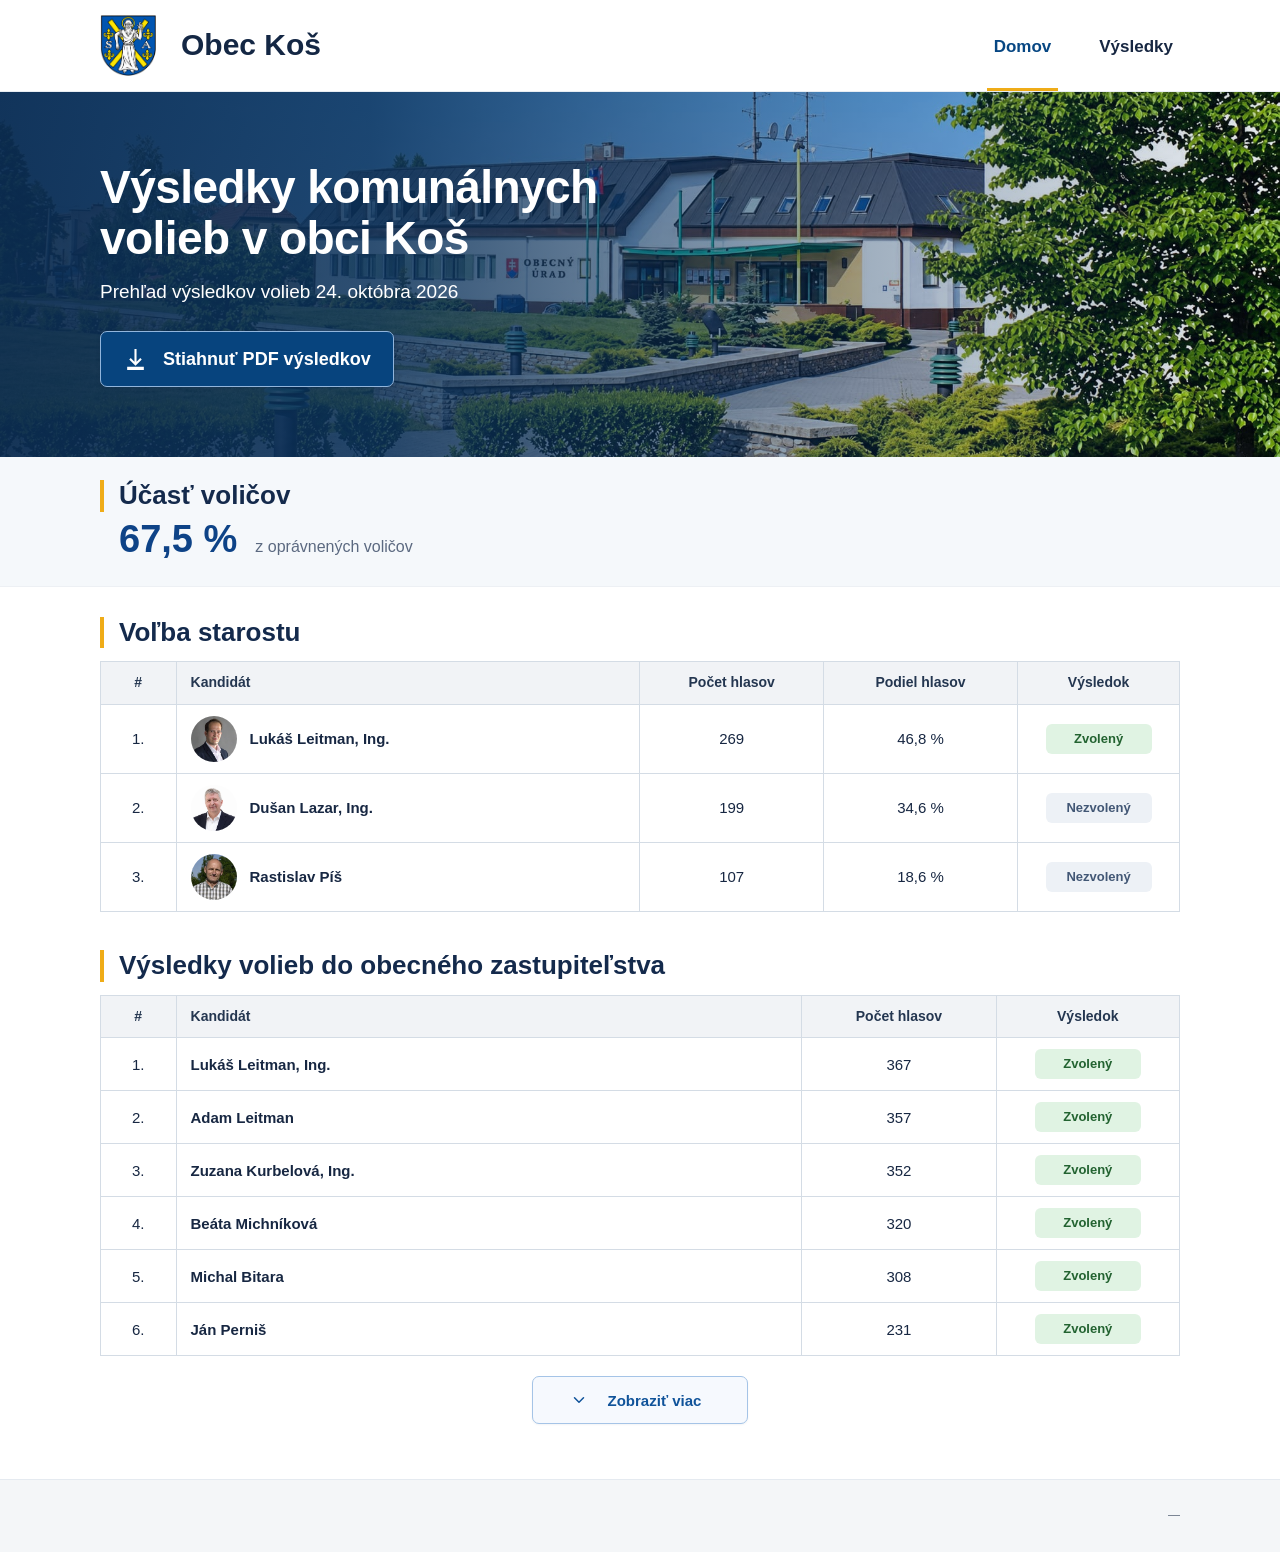
<file: index.html>
<!doctype html>
<html lang="sk">
<head>
  <meta charset="utf-8">
  <meta name="viewport" content="width=device-width, initial-scale=1">
  <meta name="theme-color" content="#123b65">
  <meta name="description" content="Komunálne voľby v obci Koš – výsledky volieb starostu a obecného zastupiteľstva.">
  <title>Komunálne voľby 2026 | Obec Koš</title>
  <link rel="icon" type="image/png" href="assets/favicon.png?v=2">
  <link rel="stylesheet" href="style.css">
  <script src="data.js" defer></script>
  <script src="script.js" defer></script>
  <script src="pdf.js" defer></script>
</head>
<body data-page="home">
  <header class="site-header">
    <div class="container header-inner">
      <a class="brand" href="index.html" aria-label="Obec Koš – domov">
        <img class="crest" src="assets/erb-kos.png" alt="Erb obce Koš" width="64" height="62">
        <span>Obec Koš</span>
      </a>
      <button class="menu-button" id="menu-button" type="button" aria-label="Otvoriť navigáciu" aria-controls="navigation" aria-expanded="false">
        <svg aria-hidden="true" viewBox="0 0 24 24" width="23" height="23" fill="none" stroke="currentColor" stroke-width="2" stroke-linecap="round"><path d="M4 6h16M4 12h16M4 18h16"/></svg>
      </button>
      <nav class="navigation" id="navigation" aria-label="Hlavná navigácia">
        <a class="current" aria-current="page" href="index.html">Domov</a>
        <a href="vysledky.html">Výsledky</a>
      </nav>
    </div>
  </header>

  <main>
    <section class="hero">
      <div class="container hero-inner">
        <h1>Výsledky komunálnych volieb v obci Koš</h1>
        <p>Prehľad výsledkov volieb 24. októbra 2026</p>
        <button class="download-button" id="pdf-download" type="button" aria-label="Stiahnuť aktuálne PDF výsledkov volieb">
          <svg aria-hidden="true" viewBox="0 0 24 24" width="25" height="25" fill="currentColor"><path d="M11 2h2v12.17l3.59-3.58L18 12l-6 6-6-6 1.41-1.41L11 14.17V2ZM4 19h16v3H4v-3Z"/></svg>
          <span>Stiahnuť PDF výsledkov</span>
        </button>
      </div>
    </section>

    <section class="turnout-band" aria-labelledby="turnout-heading">
      <div class="container turnout-inner">
        <h2 id="turnout-heading" class="heading">Účasť voličov</h2>
        <div class="turnout-value"><strong id="turnout-value">—</strong><span>z oprávnených voličov</span></div>
      </div>
    </section>

    <div class="container sections">
      <section class="election-section" aria-labelledby="mayor-heading">
        <h2 id="mayor-heading" class="heading">Voľba starostu</h2>
        <div class="table-wrap">
          <table class="data-table mayor-table">
            <thead><tr><th scope="col">#</th><th scope="col">Kandidát</th><th scope="col">Počet hlasov</th><th scope="col">Podiel hlasov</th><th scope="col">Výsledok</th></tr></thead>
            <tbody id="mayor-body"><tr><td colspan="5">Načítavam údaje…</td></tr></tbody>
          </table>
        </div>
      </section>

      <section class="election-section" aria-labelledby="council-heading">
        <h2 id="council-heading" class="heading">Výsledky volieb do obecného zastupiteľstva</h2>
        <div class="table-wrap">
          <table class="data-table council-table">
            <thead><tr><th scope="col">#</th><th scope="col">Kandidát</th><th scope="col">Počet hlasov</th><th scope="col">Výsledok</th></tr></thead>
            <tbody id="council-body"><tr><td colspan="4">Načítavam údaje…</td></tr></tbody>
          </table>
        </div>
        <button class="more-button" id="show-more" type="button" aria-expanded="false" aria-controls="council-body" hidden>
          <svg viewBox="0 0 24 24" width="17" height="17" fill="none" stroke="currentColor" stroke-width="2" stroke-linecap="round" stroke-linejoin="round" aria-hidden="true"><path d="m6 9 6 6 6-6"/></svg>
          <span>Zobraziť viac</span>
        </button>
      </section>
    </div>
  </main>
  <footer class="site-footer"><div class="container footer-inner"><span id="view-counter" aria-label="Počet otvorení webovej stránky"></span></div></footer>
</body>
</html>
</file>
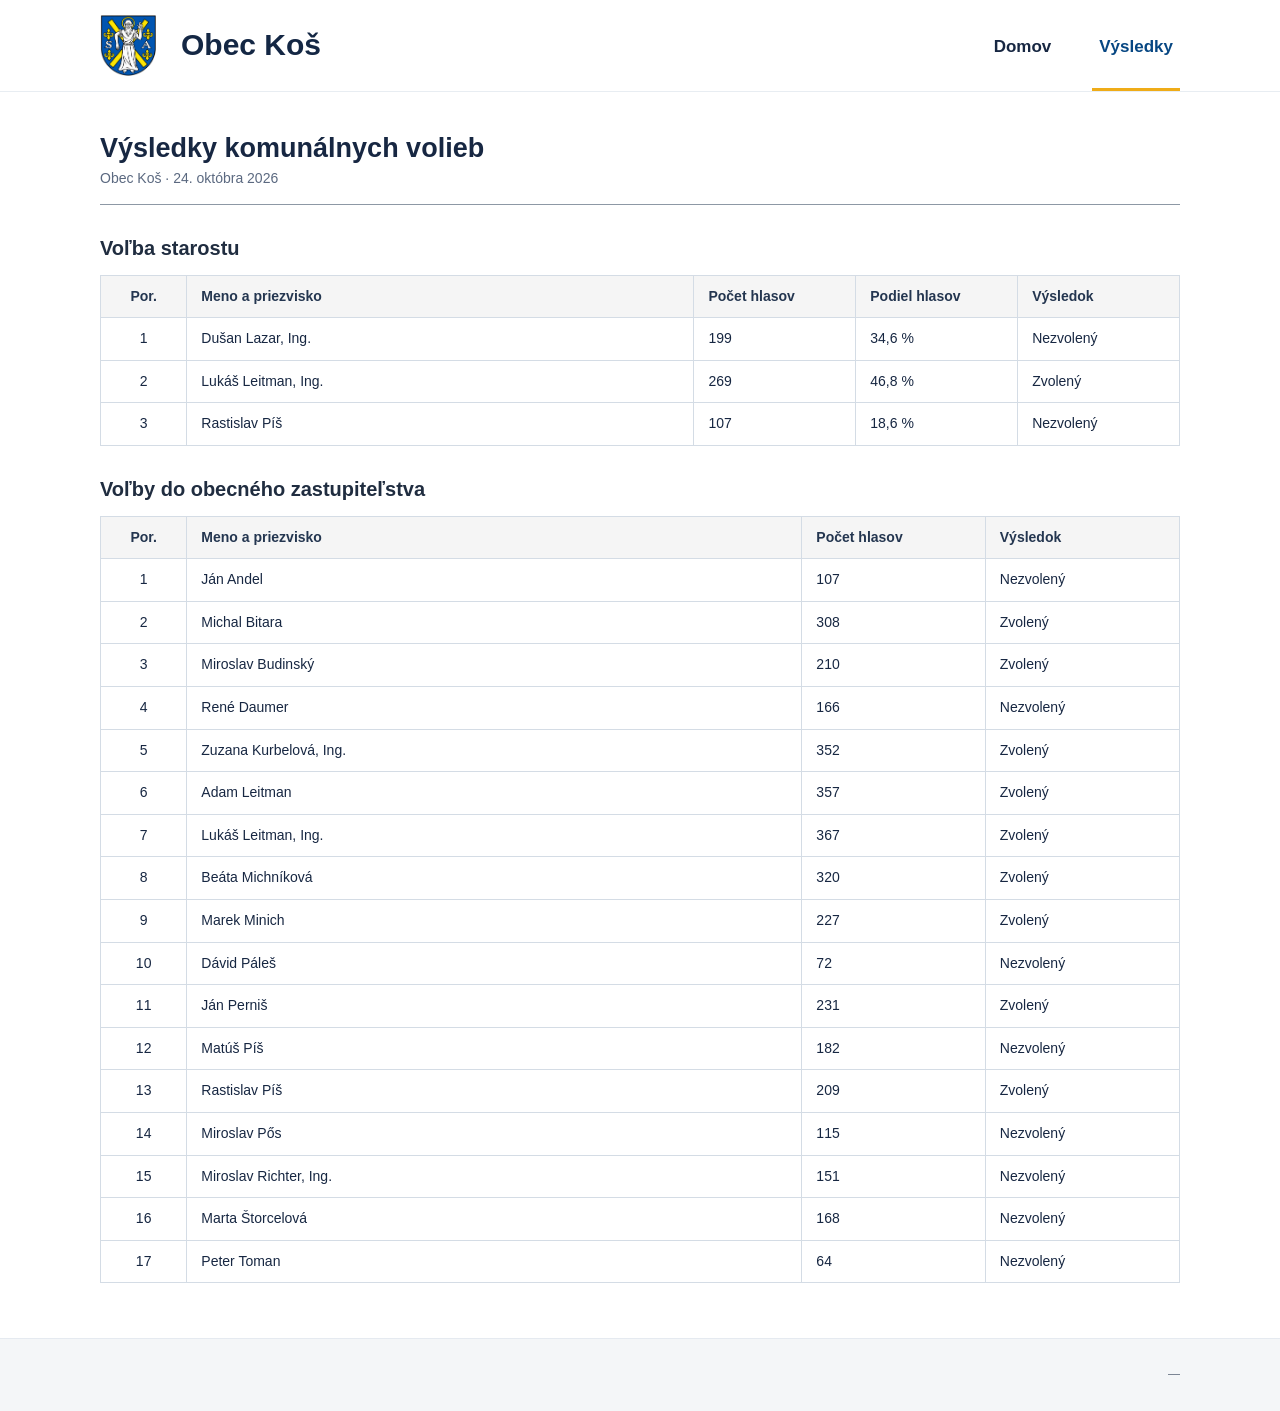
<file: vysledky.html>
<!doctype html>
<html lang="sk">
<head>
  <meta charset="utf-8">
  <meta name="viewport" content="width=device-width, initial-scale=1">
  <meta name="theme-color" content="#123b65">
  <meta name="description" content="Tabuľkový prehľad výsledkov komunálnych volieb v obci Koš.">
  <title>Výsledky volieb | Obec Koš</title>
  <link rel="icon" type="image/png" href="assets/favicon.png?v=2">
  <link rel="stylesheet" href="style.css">
  <script src="data.js" defer></script>
  <script src="script.js" defer></script>
</head>
<body data-page="results">
  <header class="site-header">
    <div class="container header-inner">
      <a class="brand" href="index.html" aria-label="Obec Koš – domov">
        <img class="crest" src="assets/erb-kos.png" alt="Erb obce Koš" width="64" height="62">
        <span>Obec Koš</span>
      </a>
      <button class="menu-button" id="menu-button" type="button" aria-label="Otvoriť navigáciu" aria-controls="navigation" aria-expanded="false">
        <svg aria-hidden="true" viewBox="0 0 24 24" width="23" height="23" fill="none" stroke="currentColor" stroke-width="2" stroke-linecap="round"><path d="M4 6h16M4 12h16M4 18h16"/></svg>
      </button>
      <nav class="navigation" id="navigation" aria-label="Hlavná navigácia">
        <a href="index.html">Domov</a>
        <a class="current" aria-current="page" href="vysledky.html">Výsledky</a>
      </nav>
    </div>
  </header>

  <main class="document container">
    <div class="document-top"><h1>Výsledky komunálnych volieb</h1><p>Obec Koš · 24. októbra 2026</p></div>
    <section class="document-section" aria-labelledby="mayor-heading">
      <h2 id="mayor-heading">Voľba starostu</h2>
      <div class="table-wrap">
        <table class="data-table plain-table">
          <thead><tr><th scope="col">Por.</th><th scope="col">Meno a priezvisko</th><th scope="col">Počet hlasov</th><th scope="col">Podiel hlasov</th><th scope="col">Výsledok</th></tr></thead>
          <tbody id="document-mayor"><tr><td colspan="5">Načítavam údaje…</td></tr></tbody>
        </table>
      </div>
    </section>
    <section class="document-section" aria-labelledby="council-heading">
      <h2 id="council-heading">Voľby do obecného zastupiteľstva</h2>
      <div class="table-wrap">
        <table class="data-table plain-table plain-council">
          <thead><tr><th scope="col">Por.</th><th scope="col">Meno a priezvisko</th><th scope="col">Počet hlasov</th><th scope="col">Výsledok</th></tr></thead>
          <tbody id="document-council"><tr><td colspan="4">Načítavam údaje…</td></tr></tbody>
        </table>
      </div>
    </section>
  </main>
  <footer class="site-footer"><div class="container footer-inner"><span id="view-counter" aria-label="Počet otvorení webovej stránky"></span></div></footer>
</body>
</html>
</file>
<file: style.css>
:root {
  --ink: #172742;
  --navy: #123b65;
  --blue: #074783;
  --gold: #efac18;
  --muted: #5b6980;
  --line: #d4dce5;
  --paper: #fff;
}
* { box-sizing: border-box; }
html { -webkit-text-size-adjust: 100%; text-size-adjust: 100%; }
body { margin: 0; background: #fff; color: var(--ink); font: 16px/1.48 "Aptos", "Segoe UI", Tahoma, Arial, sans-serif; }
button, a { -webkit-tap-highlight-color: transparent; }
button { font: inherit; }
a { color: inherit; }
a:focus-visible, button:focus-visible { outline: 3px solid var(--gold); outline-offset: 3px; }
.container { width: min(calc(100% - 48px), 1080px); margin-inline: auto; }

.site-header { position: relative; z-index: 10; background: white; border-bottom: 1px solid #e8edf2; }
.header-inner { display: flex; align-items: center; justify-content: space-between; min-height: 91px; gap: 20px; }
.brand { display: inline-flex; align-items: center; gap: 19px; min-width: 0; color: #142744; font-size: 30px; font-weight: 700; text-decoration: none; white-space: nowrap; }
.crest { display: block; width: 62px; height: auto; aspect-ratio: 558 / 543; object-fit: contain; flex: none; }
.navigation { display: flex; align-items: stretch; align-self: stretch; gap: 34px; }
.navigation a { display: inline-flex; align-items: center; padding: 5px 7px 0; border-bottom: 3px solid transparent; font-size: 17px; font-weight: 600; text-decoration: none; }
.navigation a:hover { color: var(--blue); }
.navigation .current { border-bottom-color: var(--gold); color: var(--blue); }
.menu-button { display: none; }

.hero { background: linear-gradient(90deg, rgba(11,44,81,.94) 0%, rgba(11,50,91,.86) 29%, rgba(8,48,90,.38) 68%, rgba(8,48,90,.08) 100%), url('assets/obecny-urad.jpg') center 51% / cover no-repeat; }
.hero-inner { display: flex; flex-direction: column; align-items: flex-start; justify-content: center; min-height: 365px; padding-block: 38px; }
.hero h1 { max-width: 620px; margin: 0; font-size: clamp(33px, 3.6vw, 47px); line-height: 1.12; font-weight: 700; letter-spacing: -.6px; color: #fff; text-wrap: balance; }
.hero p { margin: 13px 0 25px; color: #fff; font-size: 19px; }
.download-button { display: inline-flex; align-items: center; justify-content: center; gap: 15px; min-height: 56px; cursor: pointer; font-family: inherit; padding: 11px 22px; color: white; text-decoration: none; font-size: 18px; font-weight: 600; background: #07447e; border: 1px solid #91b5dc; border-radius: 7px; box-shadow: 0 1px 4px rgba(3,23,54,.12); transition: background-color .15s ease, border-color .15s ease; }
.download-button svg { flex: none; }
.download-button:hover { background: #053767; border-color: #d6e6f4; }
.download-button:active { background: #022a50; }

.turnout-band { background: #f5f8fb; border-bottom: 1px solid #edf0f4; }
.turnout-inner { padding-block: 23px 25px; }
.heading { margin: 0 0 13px; padding-left: 15px; border-left: 4px solid var(--gold); color: #142a4c; font-size: 26px; line-height: 1.22; font-weight: 700; }
.turnout-inner .heading { margin-bottom: 7px; }
.turnout-value { display: flex; align-items: baseline; flex-wrap: wrap; gap: 8px 18px; padding-left: 19px; }
.turnout-value strong { font-size: 38px; line-height: 1.1; color: #0e4387; font-weight: 700; font-variant-numeric: tabular-nums; }
.turnout-value span { font-size: 16px; color: var(--muted); }

.sections { padding-block: 30px 55px; }
.election-section + .election-section { margin-top: 38px; }
.table-wrap { width: 100%; }
.data-table { width: 100%; border-collapse: collapse; table-layout: fixed; font-size: 15px; line-height: 1.4; }
.data-table th, .data-table td { padding: 11px 14px; border: 1px solid var(--line); text-align: left; vertical-align: middle; overflow-wrap: break-word; }
.data-table th { background: #f1f3f6; color: #243650; font-size: 14px; font-weight: 700; }
/* Poradie, meno, hlasy, (percentá pri starostovi), výsledok. */
.mayor-table th:nth-child(1) { width: 7%; }
.mayor-table th:nth-child(2) { width: 43%; }
.mayor-table th:nth-child(3) { width: 17%; }
.mayor-table th:nth-child(4) { width: 18%; }
.mayor-table th:nth-child(5) { width: 15%; }
.council-table th:nth-child(1) { width: 7%; }
.council-table th:nth-child(2) { width: 58%; }
.council-table th:nth-child(3) { width: 18%; }
.council-table th:nth-child(4) { width: 17%; }
.data-table td:first-child, .data-table th:first-child { text-align: center; font-variant-numeric: tabular-nums; }
.mayor-table td:nth-child(n+3), .mayor-table th:nth-child(n+3),
.council-table td:nth-child(n+3), .council-table th:nth-child(n+3) { text-align: center; }
.mayor-table td:nth-child(3), .mayor-table td:nth-child(4), .council-table td:nth-child(3) { font-variant-numeric: tabular-nums; }
.candidate { display: flex; align-items: center; gap: 13px; min-width: 0; }
.candidate-name { display: flex; flex-direction: column; align-items: flex-start; font-weight: 600; min-width: 0; }
.portrait { display: block; flex: none; width: 46px; height: 46px; border-radius: 50%; object-fit: cover; object-position: center 25%; }
.status-badge {
  display: inline-flex;
  justify-content: center;
  align-items: center;
  width: 106px;
  max-width: 100%;
  min-height: 30px;
  padding: 4px 10px;
  border-radius: 6px;
  font-size: 13px;
  font-weight: 600;
  line-height: 1.25;
  white-space: nowrap;
}
.status-elected { background: #e0f3e3; color: #236331; }
.status-not-elected { background: #edf1f6; color: #425775; }
.mobile-status { display: none; }
.more-button {
  display: flex;
  align-items: center;
  justify-content: center;
  gap: 11px;
  width: 216px;
  max-width: 100%;
  height: 48px;
  margin: 20px auto 0;
  padding: 0 18px;
  border: 1px solid #a5c4e7;
  border-radius: 7px;
  background: #f6f9fe;
  color: #10539a;
  font-size: 15px;
  font-weight: 600;
  line-height: 1;
  white-space: nowrap;
  cursor: pointer;
  box-shadow: 0 1px 2px rgba(20, 48, 81, .05);
  transition: background-color .15s ease, border-color .15s ease, box-shadow .15s ease;
}
.more-button svg { flex: none; width: 18px; height: 18px; transition: transform .15s ease; }
.more-button span { display: inline-block; min-width: 112px; text-align: center; }
.more-button:hover { background: #eaf3ff; border-color: #6c9ed4; box-shadow: 0 2px 6px rgba(20, 48, 81, .10); }
.more-button:active { background: #dfeeff; }
.more-button[aria-expanded="true"] svg { transform: rotate(180deg); }
[hidden] { display: none !important; }

.document { padding-top: 40px; padding-bottom: 55px; }
.document-top { padding-bottom: 15px; border-bottom: 1px solid #8d98a5; }
.document-top h1 { margin: 0 0 4px; font-size: 27px; font-weight: 700; line-height: 1.2; }
.document-top p { margin: 0; font-size: 14px; color: var(--muted); }
.document-section { margin-top: 29px; }
.document-section h2 { margin: 0 0 11px; color: #202d40; font-size: 20px; font-weight: 700; }
.plain-table { font-size: 14px; }
.plain-table th { background: #f5f5f5; }
.plain-table th:first-child { width: 8%; }
.plain-table th:nth-child(2) { width: 47%; }
.plain-table th:nth-child(3) { width: 15%; }
.plain-table th:nth-child(4) { width: 15%; }
.plain-table th:nth-child(5) { width: 15%; }
.plain-council th:first-child { width: 8%; }
.plain-council th:nth-child(2) { width: 57%; }
.plain-council th:nth-child(3) { width: 17%; }
.plain-council th:nth-child(4) { width: 18%; }
.plain-table td:nth-child(2) { font-weight: 500; }
.plain-table th:nth-child(2), .plain-table td:nth-child(2) { text-align: left; }

.site-footer { margin-top: auto; min-height: 72px; background: #f4f6f8; border-top: 1px solid #e5eaf0; }
.footer-inner { display: flex; align-items: center; justify-content: flex-end; min-height: 72px; }
#view-counter { font-size: 12px; color: #6c7787; font-variant-numeric: tabular-nums; }

@media (max-width: 760px) {
  .container { width: min(calc(100% - 36px), 1080px); }
  .header-inner { min-height: 76px; }
  .brand { gap: 10px; font-size: 25px; }
  .crest { width: 48px; }
  .menu-button { display: inline-flex; align-items: center; justify-content: center; width: 44px; height: 44px; flex: none; background: white; border: 1px solid #cdd8e3; border-radius: 5px; color: var(--ink); cursor: pointer; }
  .navigation { display: none; position: absolute; top: 100%; left: 0; right: 0; padding: 7px 18px 12px; border-top: 1px solid #edf0f3; border-bottom: 1px solid #cdd7e2; background: white; box-shadow: 0 7px 12px rgba(0,0,0,.07); }
  .navigation.open { display: flex; flex-direction: column; gap: 2px; }
  .navigation a { min-height: 46px; padding: 10px 14px; font-size: 16px; border-bottom: 0; border-left: 3px solid transparent; }
  .navigation .current { border-left-color: var(--gold); background: #f4f7fa; }
  .hero { background-position: 63% center; background-image: linear-gradient(90deg,rgba(8,41,79,.94),rgba(8,45,86,.77) 71%,rgba(8,45,86,.4)),url('assets/obecny-urad.jpg'); }
  .hero-inner { min-height: 328px; padding-block: 28px; }
  .hero h1 { max-width: 560px; font-size: clamp(29px,5.2vw,38px); line-height: 1.15; letter-spacing: -.25px; text-wrap: wrap; }
  .hero p { margin: 12px 0 22px; font-size: 16px; }
  .download-button { min-height: 50px; padding: 10px 15px; font-size: 16px; gap: 11px; }
  .download-button svg { width: 22px; height: 22px; }
  .heading { font-size: 23px; }
  .sections { padding-block: 26px 40px; }
  .election-section + .election-section { margin-top: 34px; }
  .data-table { font-size: 14px; }
  .data-table th, .data-table td { padding: 9px 10px; }
  .data-table th { font-size: 13px; }
  .portrait { width: 40px; height: 40px; }
  .candidate { gap: 9px; }
  .document { padding-block: 26px 44px; }
  .document-top h1 { font-size: 25px; }
}
@media (max-width: 550px) {
  .container { width: min(calc(100% - 28px), 1080px); }
  .header-inner { min-height: 70px; }
  .brand { font-size: clamp(21px,5.8vw,25px); }
  .crest { width: 43px; }
  .hero-inner { min-height: 305px; }
  .hero h1 { font-size: clamp(28px,7.2vw,36px); }
  .hero p { font-size: 15px; }
  .download-button { max-width: 100%; font-size: 15px; }
  .turnout-inner { padding-block: 19px 21px; }
  .turnout-inner .heading { font-size: 23px; }
  .turnout-value { padding-left: 14px; gap: 6px 12px; }
  .turnout-value strong { font-size: 31px; }
  .turnout-value span { font-size: 14px; }
  .heading { font-size: clamp(21px,5.8vw,25px); padding-left: 11px; }
  .data-table th, .data-table td { padding: 9px 7px; }
  .data-table th { font-size: 12px; line-height: 1.25; }
  .mayor-table th:nth-child(1) { width: 8%; }
  .mayor-table th:nth-child(2) { width: 49%; }
  .mayor-table th:nth-child(3) { width: 20%; }
  .mayor-table th:nth-child(4) { width: 23%; }
  .mayor-table th:nth-child(5), .mayor-table td:nth-child(5) { display: none; }
  .council-table th:nth-child(1) { width: 10%; }
  .council-table th:nth-child(2) { width: 65%; }
  .council-table th:nth-child(3) { width: 25%; }
  .council-table th:nth-child(4), .council-table td:nth-child(4) { display: none; }
  .candidate { align-items: center; gap: 7px; }
  .portrait { width: 37px; height: 37px; }
  .candidate-name { font-size: 13px; line-height: 1.3; }
  .data-table td { font-size: 13px; }
  .mobile-status { display: block; margin-top: 4px; font-size: 11px; color: #49617a; font-weight: 500; }
  .status-badge.mobile-status { display: inline-flex; width: auto; min-width: 83px; min-height: 23px; margin-top: 5px; padding: 3px 8px; font-size: 11px; }
  .status-elected.mobile-status { color: #236331; }
  .status-not-elected.mobile-status { color: #425775; }
  .document-top h1 { font-size: 23px; }
  .document-section h2 { font-size: 18px; }
  .plain-table th:nth-child(1) { width: 10%; }
  .plain-table th:nth-child(2) { width: 46%; }
  .plain-table th:nth-child(3) { width: 21%; }
  .plain-table th:nth-child(4) { width: 23%; }
  .plain-table th:nth-child(5), .plain-table td:nth-child(5) { display: none; }
  .plain-council th:nth-child(1) { width: 10%; }
  .plain-council th:nth-child(2) { width: 63%; }
  .plain-council th:nth-child(3) { width: 27%; }
  .plain-council th:nth-child(4), .plain-council td:nth-child(4) { display: none; }
  .plain-table td:nth-child(2) { font-size: 13px; overflow-wrap: normal; }
  .footer-inner { min-height: 56px; }
  .site-footer { min-height: 56px; }
}
@media (max-width: 350px) {
  .container { width: calc(100% - 22px); }
  .hero h1 { font-size: 27px; }
  .download-button { gap: 8px; padding-inline: 10px; font-size: 14px; }
  .data-table th, .data-table td { padding-inline: 5px; }
  .portrait { width: 33px; height: 33px; }
  .candidate { gap: 5px; }
  .candidate-name { font-size: 12.5px; }
  .plain-table td:nth-child(2) { font-size: 12.5px; }
}
@media (prefers-reduced-motion: reduce) { *, *::before, *::after { scroll-behavior: auto !important; transition: none !important; } }
@media print {
  @page { size: A4 portrait; margin: 13mm; }
  body { color: black; font-family: Arial, sans-serif; font-size: 11px; }
  .site-header, .site-footer, .hero, .turnout-band, .more-button { display: none !important; }
  .container { width: 100%; max-width: none; }
  .document { padding: 0; }
  .document-top h1 { color: black; font-size: 19px; }
  .document-section { margin-top: 16px; break-inside: avoid; }
  .document-section h2 { font-size: 14px; }
  .data-table th, .data-table td { border: 1px solid #555; padding: 5px 6px; font-size: 10px; }
  .plain-table th:nth-child(5), .plain-table td:nth-child(5),
  .plain-council th:nth-child(4), .plain-council td:nth-child(4) { display: table-cell; }
  .plain-table th:nth-child(1) { width: 8%; }
  .plain-table th:nth-child(2) { width: 47%; }
  .plain-table th:nth-child(3), .plain-table th:nth-child(4), .plain-table th:nth-child(5) { width: 15%; }
  .plain-council th:nth-child(1) { width: 8%; }
  .plain-council th:nth-child(2) { width: 57%; }
  .plain-council th:nth-child(3) { width: 17%; }
  .plain-council th:nth-child(4) { width: 18%; }
  .mobile-status { display: none !important; }
  .data-table tr { break-inside: avoid; }
}
</file>
